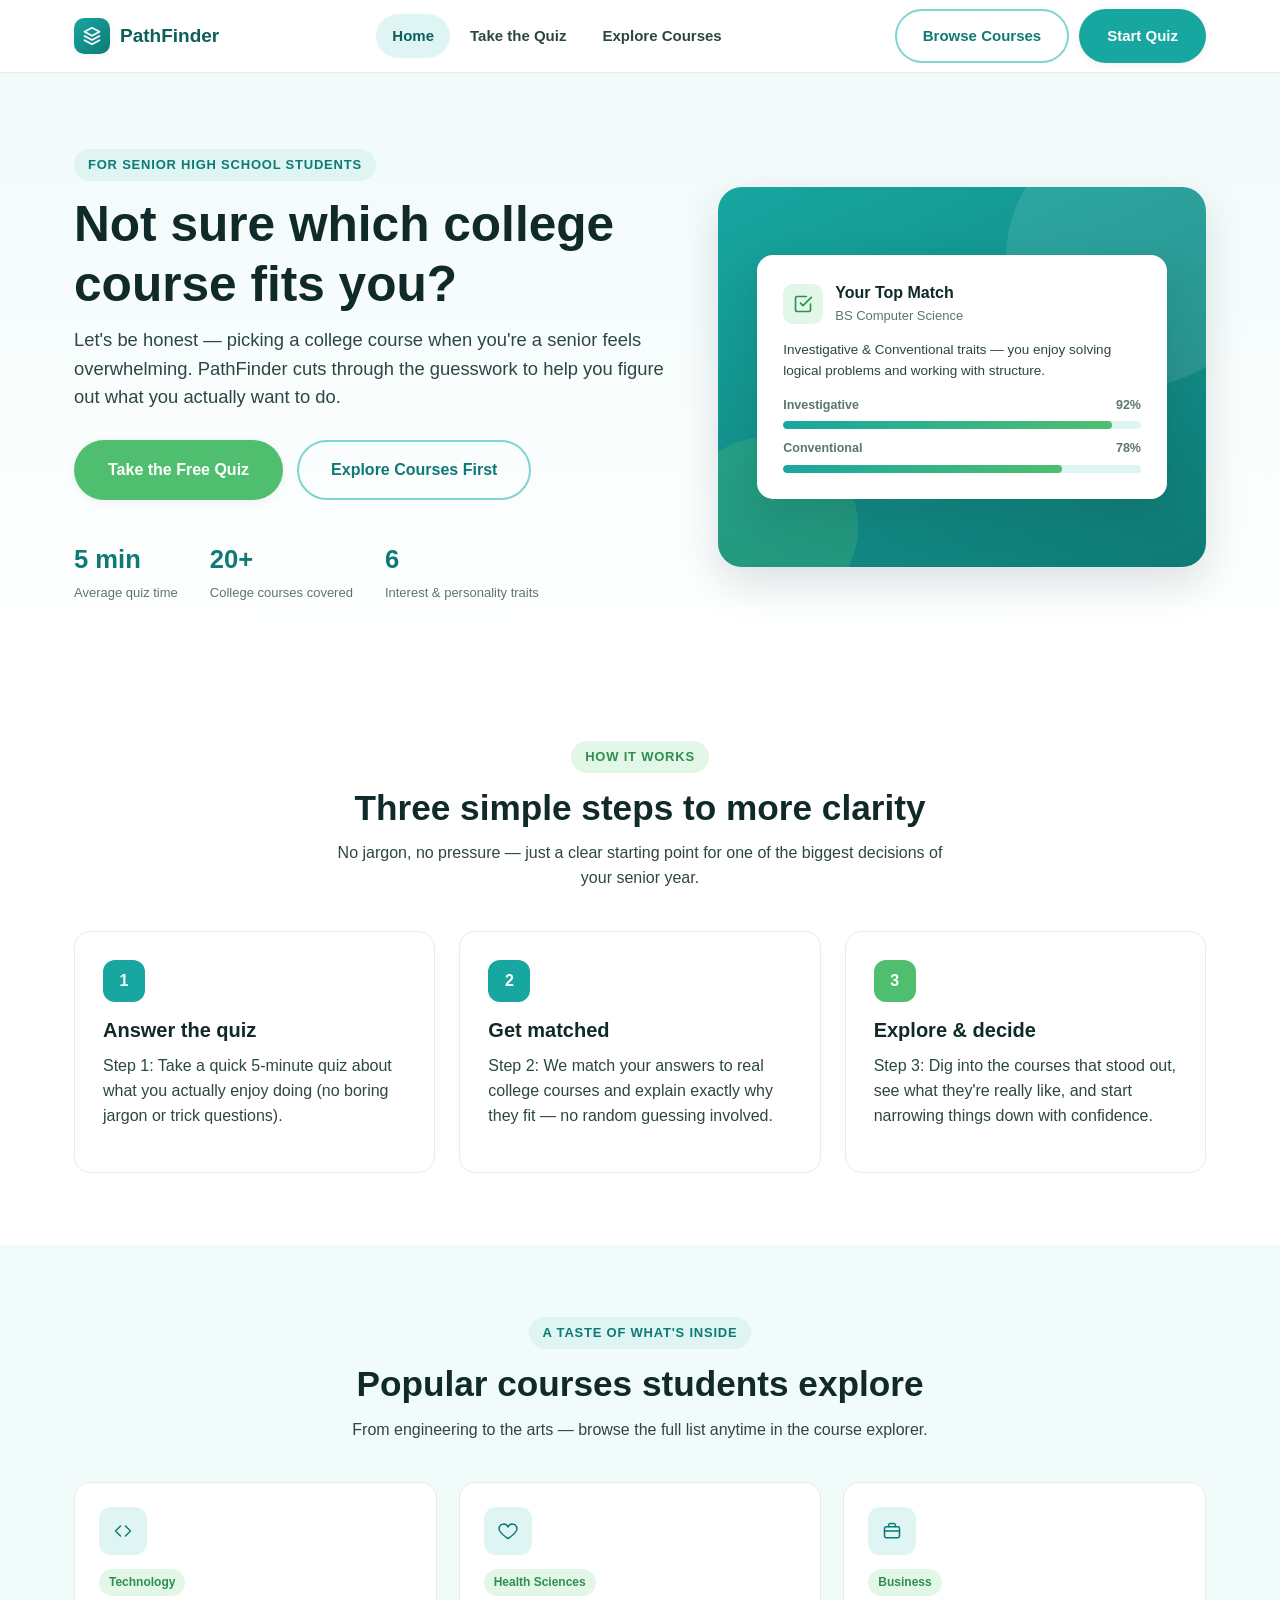
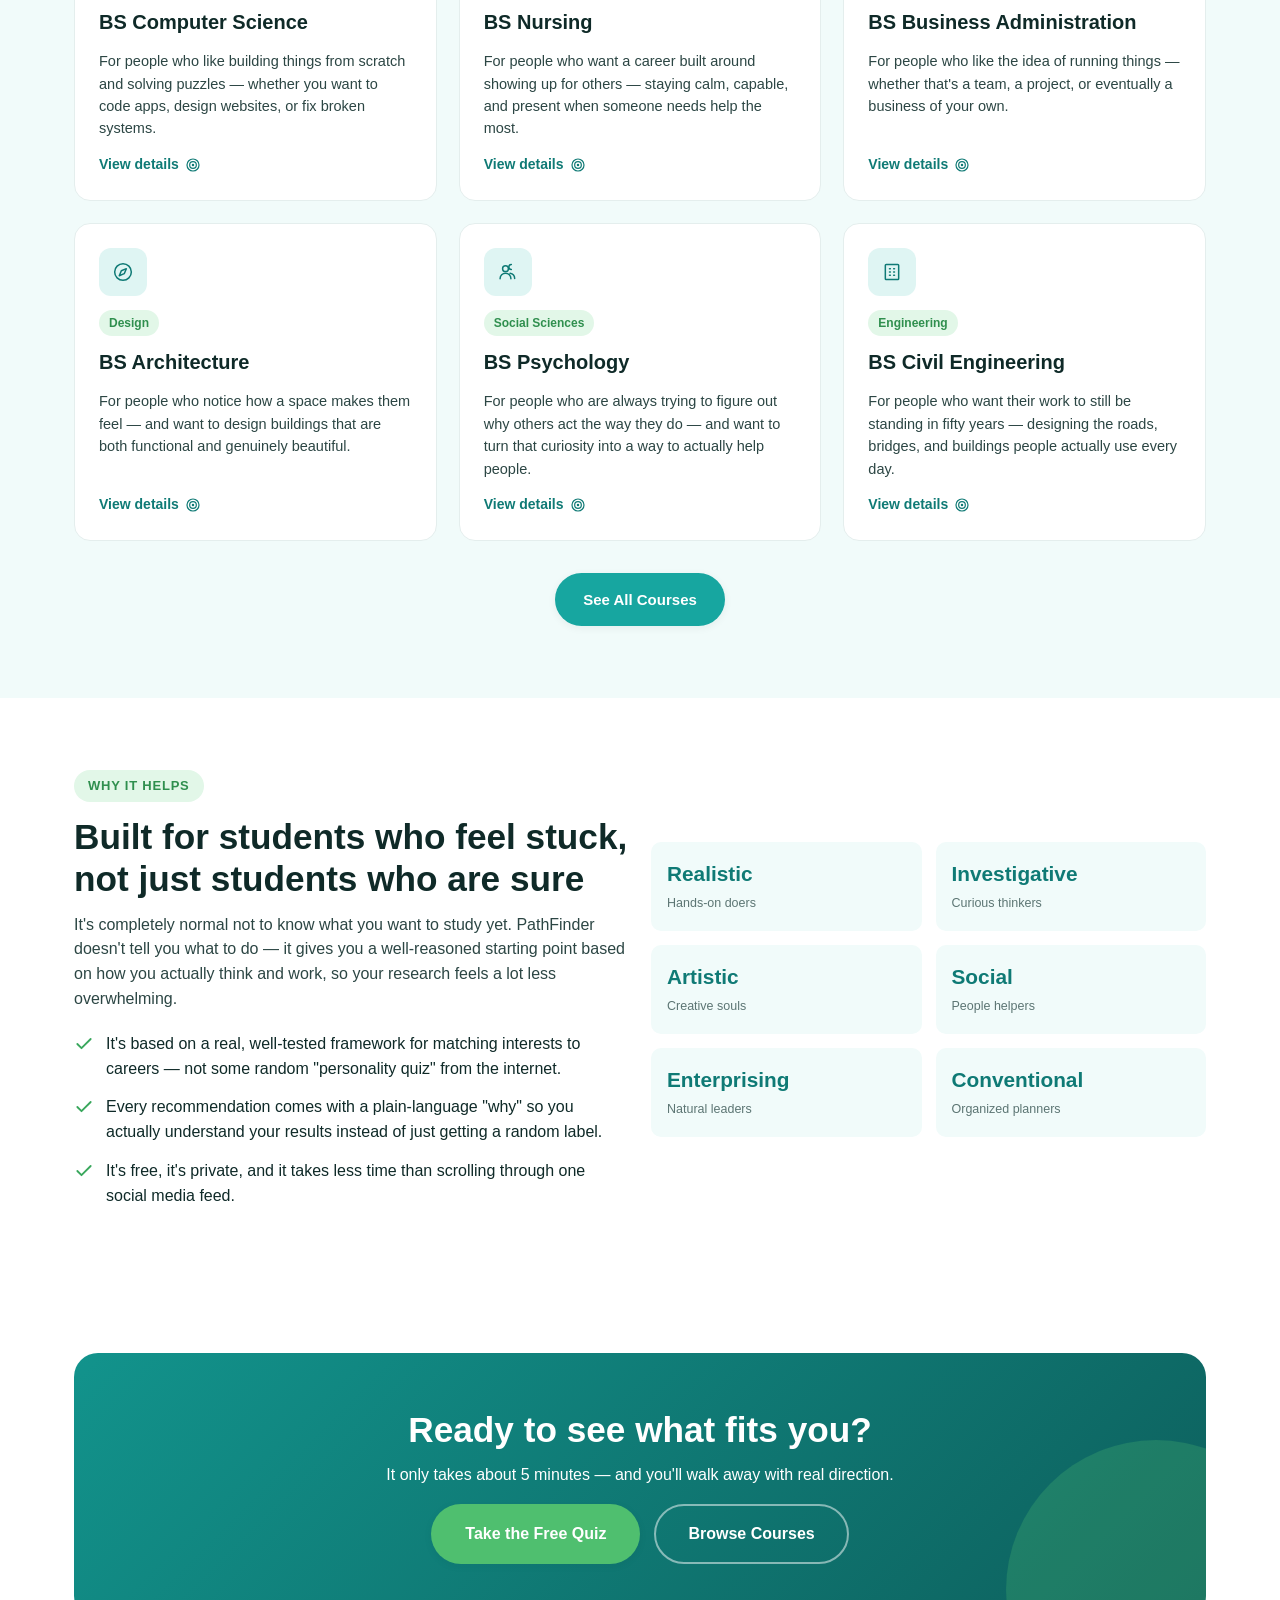
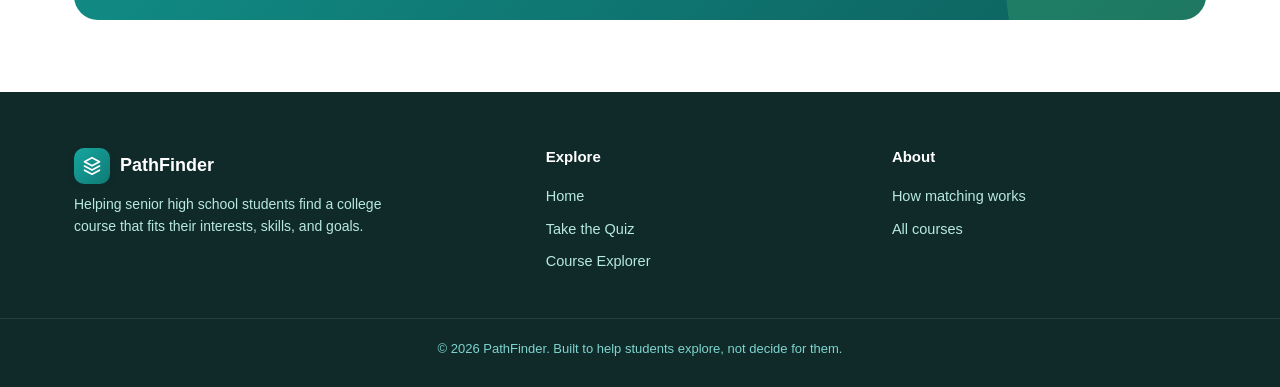
<file: index.html>
<!DOCTYPE html>
<html lang="en">
<head>
<meta charset="UTF-8">
<meta name="viewport" content="width=device-width, initial-scale=1.0">
<title>PathFinder — Find the College Course That Fits You</title>
<meta name="description" content="A free interest, skills, and personality quiz that helps senior high school students discover the college course that fits them best.">
<link rel="stylesheet" href="css/style.css">
</head>
<body>

<!-- ===== Navbar ===== -->
<header class="navbar">
  <div class="container">
    <a href="index.html" class="brand">
      <span class="brand-mark">
        <svg class="icon" viewBox="0 0 24 24" fill="none" stroke="currentColor" stroke-width="2" stroke-linecap="round" stroke-linejoin="round"><path d="M12 2l9 4.9-9 4.9-9-4.9L12 2z"/><path d="M3 12l9 4.9 9-4.9M3 17l9 4.9 9-4.9"/></svg>
      </span>
      PathFinder
    </a>
    <nav class="nav-links">
      <a href="index.html" data-page="index.html">Home</a>
      <a href="quiz.html" data-page="quiz.html">Take the Quiz</a>
      <a href="courses.html" data-page="courses.html">Explore Courses</a>
    </nav>
    <div class="nav-cta">
      <a href="courses.html" class="btn btn-outline">Browse Courses</a>
      <a href="quiz.html" class="btn btn-primary">Start Quiz</a>
      <button class="nav-toggle" aria-label="Toggle menu" aria-expanded="false">
        <svg class="icon" viewBox="0 0 24 24" fill="none" stroke="currentColor" stroke-width="2" stroke-linecap="round" stroke-linejoin="round"><path d="M3 6h18M3 12h18M3 18h18"/></svg>
      </button>
    </div>
  </div>
</header>

<!-- ===== Hero ===== -->
<section class="hero">
  <div class="container hero-grid">
    <div class="hero-copy">
      <span class="eyebrow">For Senior High School Students</span>
      <h1>Not sure which college course fits you?</h1>
      <p class="lede">Let's be honest — picking a college course when you're a senior feels overwhelming. PathFinder cuts through the guesswork to help you figure out what you actually want to do.</p>
      <div class="btn-row">
        <a href="quiz.html" class="btn btn-accent btn-lg">Take the Free Quiz</a>
        <a href="courses.html" class="btn btn-outline btn-lg">Explore Courses First</a>
      </div>
      <div class="hero-stats">
        <div class="hero-stat"><b>5 min</b><span>Average quiz time</span></div>
        <div class="hero-stat"><b>20+</b><span>College courses covered</span></div>
        <div class="hero-stat"><b>6</b><span>Interest &amp; personality traits</span></div>
      </div>
    </div>
    <div class="hero-art">
      <div class="hero-card">
        <div class="row">
          <span class="chip">
            <svg class="icon" viewBox="0 0 24 24" fill="none" stroke="currentColor" stroke-width="2" stroke-linecap="round" stroke-linejoin="round"><path d="M9 11l3 3L22 4"/><path d="M21 12v7a2 2 0 01-2 2H5a2 2 0 01-2-2V5a2 2 0 012-2h11"/></svg>
          </span>
          <div><strong>Your Top Match</strong><div class="muted" style="font-size:13px">BS Computer Science</div></div>
        </div>
        <p style="font-size:13.5px;margin-bottom:14px">Investigative &amp; Conventional traits — you enjoy solving logical problems and working with structure.</p>
        <div>
          <div style="display:flex;justify-content:space-between;font-size:12.5px;font-weight:700;color:var(--ink-500)"><span>Investigative</span><span>92%</span></div>
          <div class="bar"><span style="width:92%"></span></div>
        </div>
        <div style="margin-top:10px">
          <div style="display:flex;justify-content:space-between;font-size:12.5px;font-weight:700;color:var(--ink-500)"><span>Conventional</span><span>78%</span></div>
          <div class="bar"><span style="width:78%"></span></div>
        </div>
      </div>
    </div>
  </div>
</section>

<!-- ===== How it works ===== -->
<section class="section">
  <div class="container">
    <div class="section-header reveal">
      <span class="eyebrow green">How It Works</span>
      <h2>Three simple steps to more clarity</h2>
      <p>No jargon, no pressure — just a clear starting point for one of the biggest decisions of your senior year.</p>
    </div>
    <div class="steps">
      <div class="step-card reveal">
        <div class="step-num">1</div>
        <h3>Answer the quiz</h3>
        <p>Step 1: Take a quick 5-minute quiz about what you actually enjoy doing (no boring jargon or trick questions).</p>
      </div>
      <div class="step-card reveal">
        <div class="step-num">2</div>
        <h3>Get matched</h3>
        <p>Step 2: We match your answers to real college courses and explain exactly why they fit — no random guessing involved.</p>
      </div>
      <div class="step-card reveal">
        <div class="step-num">3</div>
        <h3>Explore &amp; decide</h3>
        <p>Step 3: Dig into the courses that stood out, see what they're really like, and start narrowing things down with confidence.</p>
      </div>
    </div>
  </div>
</section>

<!-- ===== Featured courses ===== -->
<section class="section section-turq">
  <div class="container">
    <div class="section-header reveal">
      <span class="eyebrow">A Taste of What's Inside</span>
      <h2>Popular courses students explore</h2>
      <p>From engineering to the arts — browse the full list anytime in the course explorer.</p>
    </div>
    <div class="grid-3" id="featured-courses"></div>
    <div class="text-center reveal" style="margin-top:32px">
      <a href="courses.html" class="btn btn-primary">See All Courses</a>
    </div>
  </div>
</section>

<!-- ===== Why it helps ===== -->
<section class="section">
  <div class="container grid-2" style="align-items:center">
    <div class="reveal">
      <span class="eyebrow green">Why It Helps</span>
      <h2>Built for students who feel stuck, not just students who are sure</h2>
      <p>It's completely normal not to know what you want to study yet. PathFinder doesn't tell you what to do — it gives you a well-reasoned starting point based on how you actually think and work, so your research feels a lot less overwhelming.</p>
      <ul style="display:flex;flex-direction:column;gap:14px;margin-top:20px">
        <li style="display:flex;gap:12px;align-items:flex-start">
          <span style="color:var(--green-600);flex-shrink:0;margin-top:2px">
            <svg class="icon" viewBox="0 0 24 24" fill="none" stroke="currentColor" stroke-width="2.2" stroke-linecap="round" stroke-linejoin="round"><path d="M20 6L9 17l-5-5"/></svg>
          </span>
          <span>It's based on a real, well-tested framework for matching interests to careers — not some random "personality quiz" from the internet.</span>
        </li>
        <li style="display:flex;gap:12px;align-items:flex-start">
          <span style="color:var(--green-600);flex-shrink:0;margin-top:2px">
            <svg class="icon" viewBox="0 0 24 24" fill="none" stroke="currentColor" stroke-width="2.2" stroke-linecap="round" stroke-linejoin="round"><path d="M20 6L9 17l-5-5"/></svg>
          </span>
          <span>Every recommendation comes with a plain-language "why" so you actually understand your results instead of just getting a random label.</span>
        </li>
        <li style="display:flex;gap:12px;align-items:flex-start">
          <span style="color:var(--green-600);flex-shrink:0;margin-top:2px">
            <svg class="icon" viewBox="0 0 24 24" fill="none" stroke="currentColor" stroke-width="2.2" stroke-linecap="round" stroke-linejoin="round"><path d="M20 6L9 17l-5-5"/></svg>
          </span>
          <span>It's free, it's private, and it takes less time than scrolling through one social media feed.</span>
        </li>
      </ul>
    </div>
    <div class="reveal">
      <div class="quiz-facts" style="grid-template-columns:1fr 1fr;margin:0">
        <div class="quiz-fact"><b>Realistic</b><span>Hands-on doers</span></div>
        <div class="quiz-fact"><b>Investigative</b><span>Curious thinkers</span></div>
        <div class="quiz-fact"><b>Artistic</b><span>Creative souls</span></div>
        <div class="quiz-fact"><b>Social</b><span>People helpers</span></div>
        <div class="quiz-fact"><b>Enterprising</b><span>Natural leaders</span></div>
        <div class="quiz-fact"><b>Conventional</b><span>Organized planners</span></div>
      </div>
    </div>
  </div>
</section>

<!-- ===== CTA ===== -->
<section class="section">
  <div class="container">
    <div class="cta-banner reveal">
      <h2>Ready to see what fits you?</h2>
      <p>It only takes about 5 minutes — and you'll walk away with real direction.</p>
      <div class="btn-row">
        <a href="quiz.html" class="btn btn-accent btn-lg">Take the Free Quiz</a>
        <a href="courses.html" class="btn btn-outline btn-lg" style="border-color:rgba(255,255,255,.5);color:#fff">Browse Courses</a>
      </div>
    </div>
  </div>
</section>

<!-- ===== Footer ===== -->
<footer class="footer">
  <div class="container">
    <div>
      <div class="footer-brand">
        <span class="brand-mark">
          <svg class="icon" viewBox="0 0 24 24" fill="none" stroke="currentColor" stroke-width="2" stroke-linecap="round" stroke-linejoin="round"><path d="M12 2l9 4.9-9 4.9-9-4.9L12 2z"/><path d="M3 12l9 4.9 9-4.9M3 17l9 4.9 9-4.9"/></svg>
        </span>
        PathFinder
      </div>
      <p style="color:var(--turq-200);font-size:14px;max-width:320px">Helping senior high school students find a college course that fits their interests, skills, and goals.</p>
    </div>
    <div>
      <h4>Explore</h4>
      <a href="index.html">Home</a>
      <a href="quiz.html">Take the Quiz</a>
      <a href="courses.html">Course Explorer</a>
    </div>
    <div>
      <h4>About</h4>
      <a href="quiz.html#how-matching-works">How matching works</a>
      <a href="courses.html">All courses</a>
    </div>
  </div>
  <div class="footer-bottom">© 2026 PathFinder. Built to help students explore, not decide for them.</div>
</footer>

<script src="js/data.js"></script>
<script src="js/main.js"></script>
<script>
  document.addEventListener("DOMContentLoaded", () => {
    const featuredIds = ["cs", "nursing", "biz", "arch", "psych", "civeng"];
    const wrap = document.getElementById("featured-courses");
    featuredIds.forEach((id) => {
      const c = COURSES.find((x) => x.id === id);
      if (!c) return;
      const card = document.createElement("a");
      card.href = `courses.html?course=${c.id}`;
      card.className = "course-card reveal";
      card.innerHTML = `
        <span class="icon-wrap">${icon(c.icon)}</span>
        <span class="field-tag">${c.field}</span>
        <h3>${c.name}</h3>
        <p>${c.blurb}</p>
        <span class="card-link">View details ${icon("target")}</span>
      `;
      wrap.appendChild(card);
    });
    initReveal();
  });
</script>
</body>
</html>
</file>
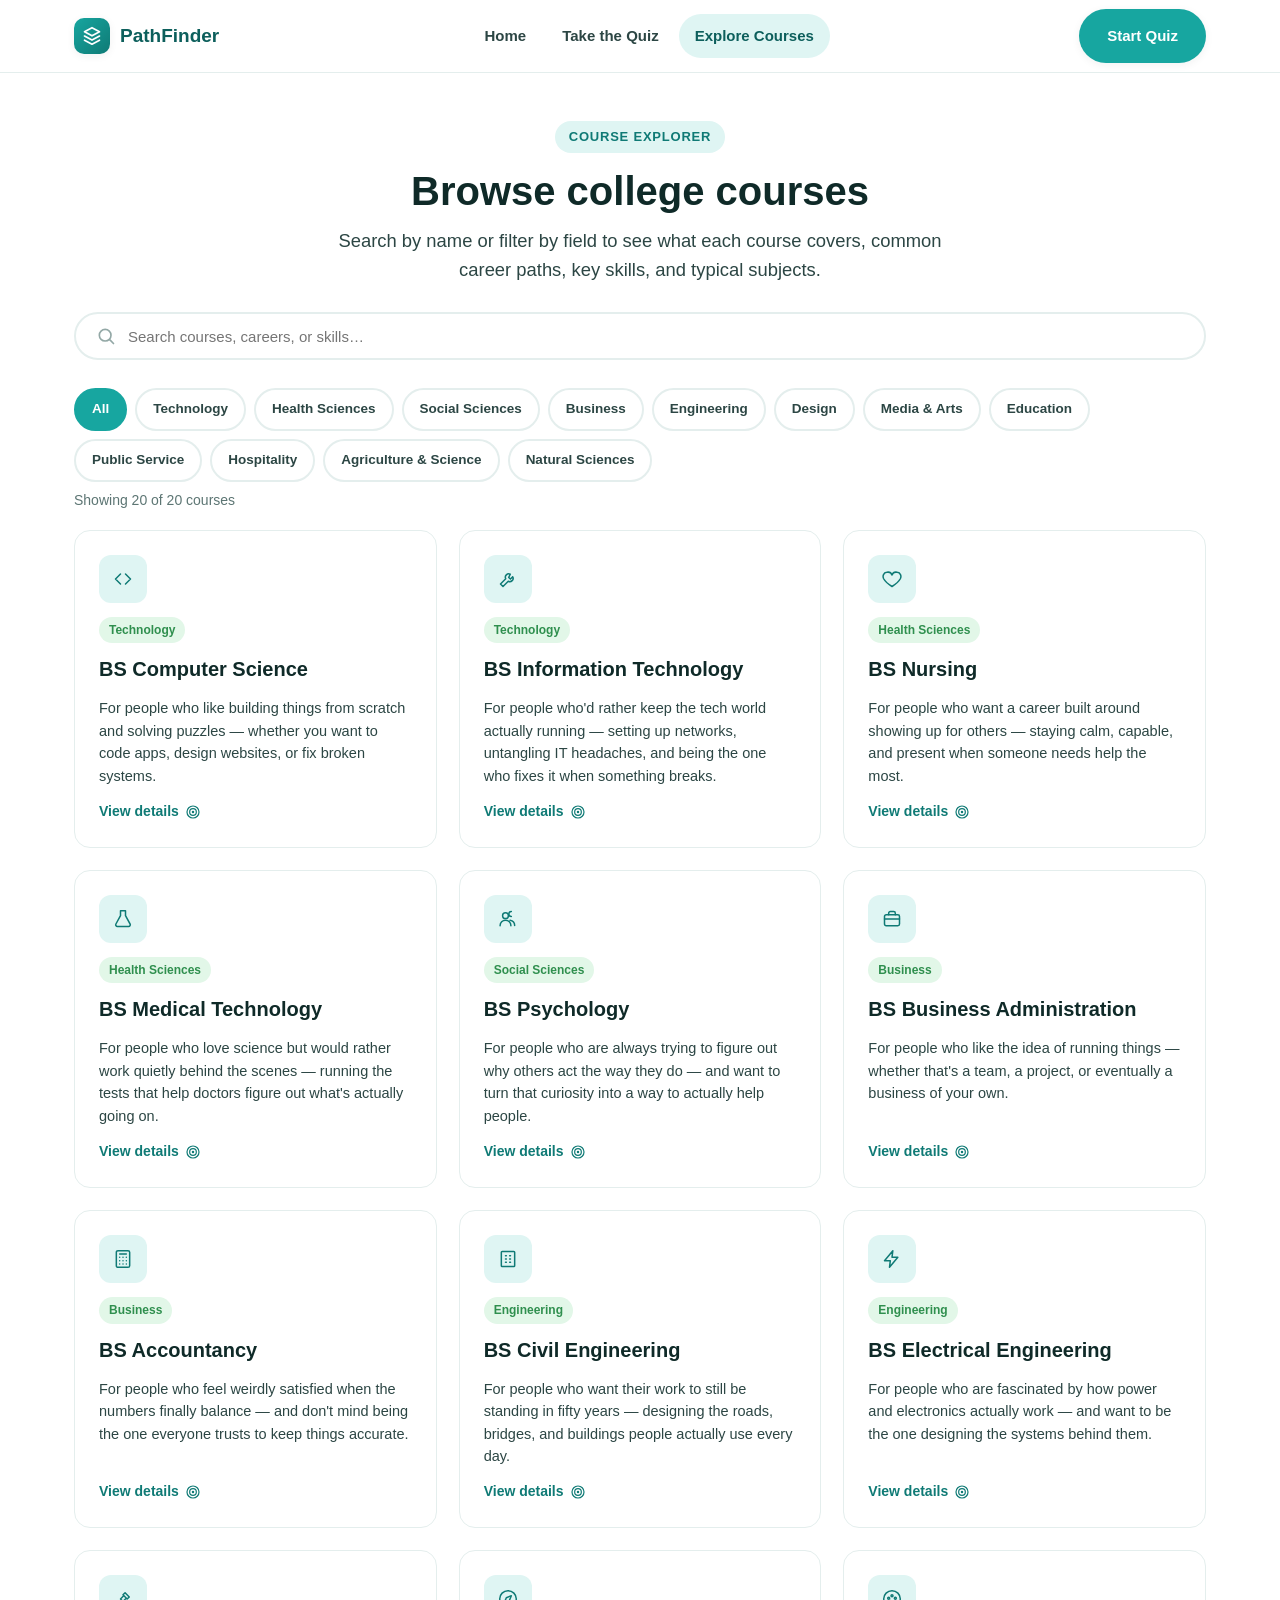
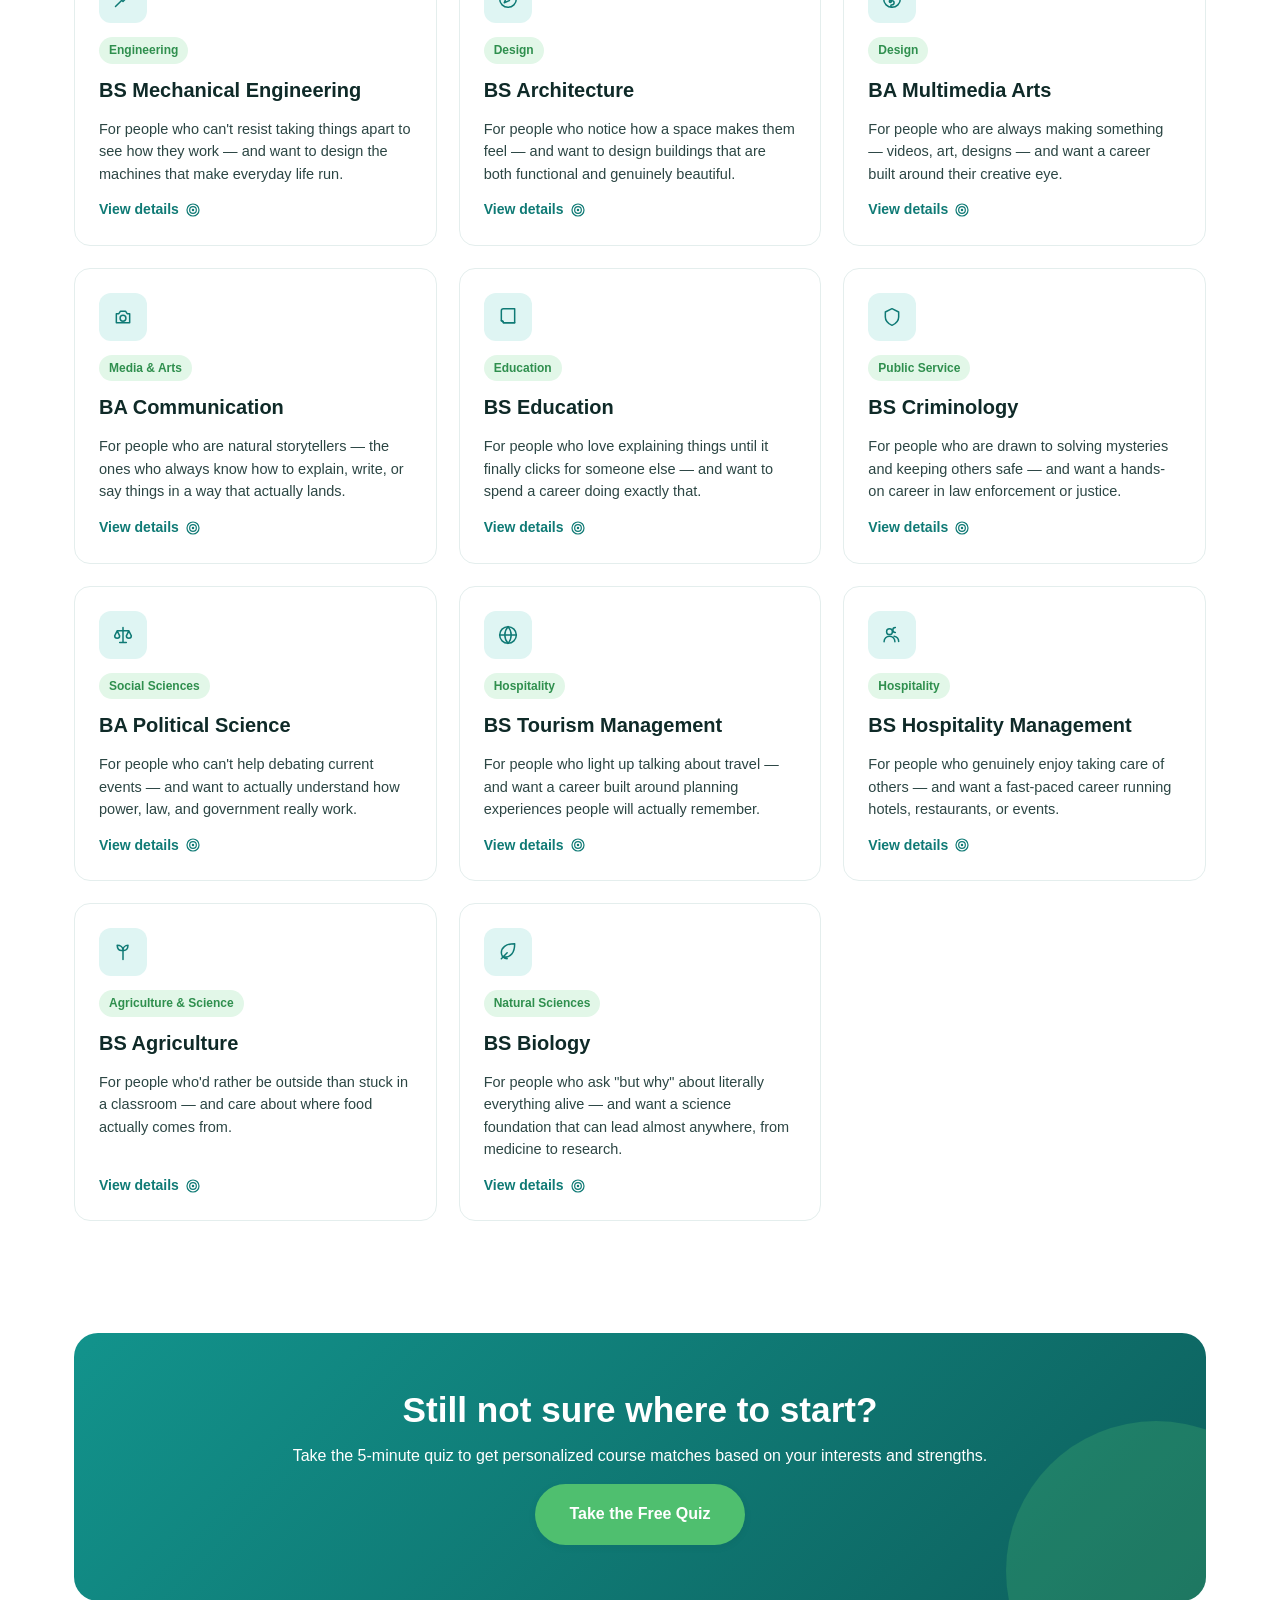
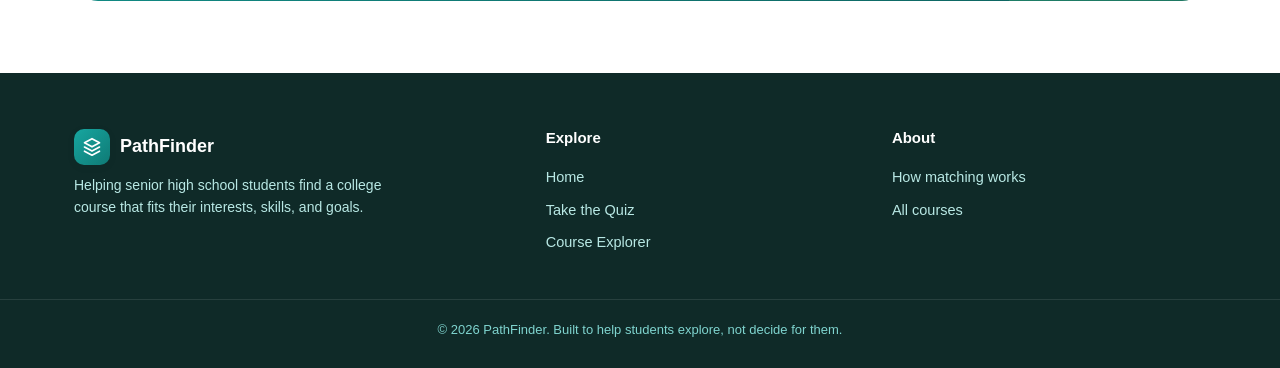
<file: courses.html>
<!DOCTYPE html>
<html lang="en">
<head>
<meta charset="UTF-8">
<meta name="viewport" content="width=device-width, initial-scale=1.0">
<title>Explore College Courses — PathFinder</title>
<meta name="description" content="Search and browse college courses — what each course covers, possible careers, key skills, and common subjects.">
<link rel="stylesheet" href="css/style.css">
</head>
<body>

<header class="navbar">
  <div class="container">
    <a href="index.html" class="brand">
      <span class="brand-mark">
        <svg class="icon" viewBox="0 0 24 24" fill="none" stroke="currentColor" stroke-width="2" stroke-linecap="round" stroke-linejoin="round"><path d="M12 2l9 4.9-9 4.9-9-4.9L12 2z"/><path d="M3 12l9 4.9 9-4.9M3 17l9 4.9 9-4.9"/></svg>
      </span>
      PathFinder
    </a>
    <nav class="nav-links">
      <a href="index.html" data-page="index.html">Home</a>
      <a href="quiz.html" data-page="quiz.html">Take the Quiz</a>
      <a href="courses.html" data-page="courses.html">Explore Courses</a>
    </nav>
    <div class="nav-cta">
      <a href="quiz.html" class="btn btn-primary">Start Quiz</a>
      <button class="nav-toggle" aria-label="Toggle menu" aria-expanded="false">
        <svg class="icon" viewBox="0 0 24 24" fill="none" stroke="currentColor" stroke-width="2" stroke-linecap="round" stroke-linejoin="round"><path d="M3 6h18M3 12h18M3 18h18"/></svg>
      </button>
    </div>
  </div>
</header>

<section class="section-tight" style="padding-top:48px">
  <div class="container">
    <div class="section-header" style="margin-bottom:28px">
      <span class="eyebrow">Course Explorer</span>
      <h1 style="font-size:clamp(1.8rem,3.6vw,2.5rem)">Browse college courses</h1>
      <p class="lede">Search by name or filter by field to see what each course covers, common career paths, key skills, and typical subjects.</p>
    </div>

    <div class="explorer-toolbar">
      <div class="search-box">
        <svg class="icon" viewBox="0 0 24 24" fill="none" stroke="currentColor" stroke-width="2" stroke-linecap="round" stroke-linejoin="round"><circle cx="11" cy="11" r="7"/><path d="M21 21l-4.3-4.3"/></svg>
        <input type="text" id="search-input" placeholder="Search courses, careers, or skills…">
      </div>
    </div>
    <div class="filter-chips" id="filter-chips" style="margin-bottom:8px"></div>
    <p class="results-count" id="results-count"></p>

    <div class="grid-3" id="course-grid"></div>
    <div class="empty-state" id="empty-state" style="display:none">
      <h3>No courses match your search</h3>
      <p>Try a different keyword or clear the filters.</p>
    </div>
  </div>
</section>

<section class="section">
  <div class="container">
    <div class="cta-banner reveal">
      <h2>Still not sure where to start?</h2>
      <p>Take the 5-minute quiz to get personalized course matches based on your interests and strengths.</p>
      <div class="btn-row">
        <a href="quiz.html" class="btn btn-accent btn-lg">Take the Free Quiz</a>
      </div>
    </div>
  </div>
</section>

<footer class="footer">
  <div class="container">
    <div>
      <div class="footer-brand">
        <span class="brand-mark">
          <svg class="icon" viewBox="0 0 24 24" fill="none" stroke="currentColor" stroke-width="2" stroke-linecap="round" stroke-linejoin="round"><path d="M12 2l9 4.9-9 4.9-9-4.9L12 2z"/><path d="M3 12l9 4.9 9-4.9M3 17l9 4.9 9-4.9"/></svg>
        </span>
        PathFinder
      </div>
      <p style="color:var(--turq-200);font-size:14px;max-width:320px">Helping senior high school students find a college course that fits their interests, skills, and goals.</p>
    </div>
    <div>
      <h4>Explore</h4>
      <a href="index.html">Home</a>
      <a href="quiz.html">Take the Quiz</a>
      <a href="courses.html">Course Explorer</a>
    </div>
    <div>
      <h4>About</h4>
      <a href="quiz.html#how-matching-works">How matching works</a>
      <a href="courses.html">All courses</a>
    </div>
  </div>
  <div class="footer-bottom">© 2026 PathFinder. Built to help students explore, not decide for them.</div>
</footer>

<!-- Course detail modal -->
<div class="modal-overlay" id="modal-overlay">
  <div class="modal-card" id="modal-card"></div>
</div>

<script src="js/data.js"></script>
<script src="js/main.js"></script>
<script src="js/courses.js"></script>
</body>
</html>
</file>
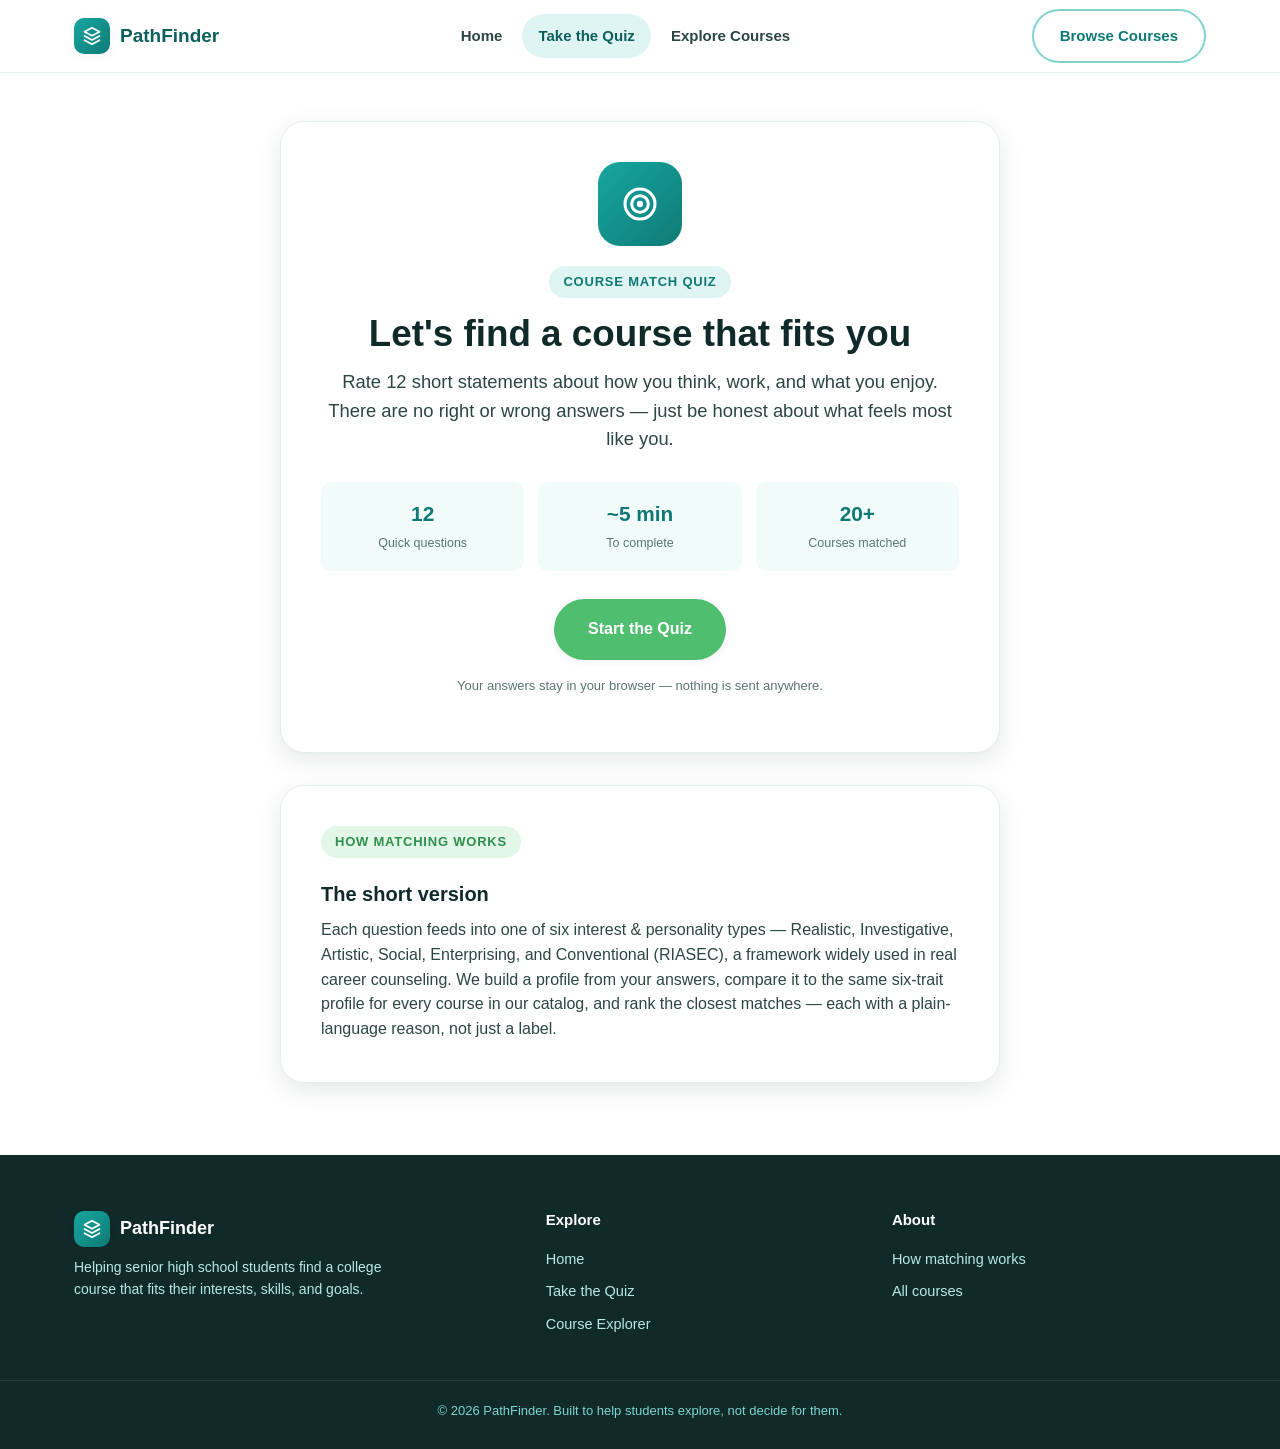
<file: quiz.html>
<!DOCTYPE html>
<html lang="en">
<head>
<meta charset="UTF-8">
<meta name="viewport" content="width=device-width, initial-scale=1.0">
<title>Course Match Quiz — PathFinder</title>
<meta name="description" content="Answer 12 quick questions about your interests, skills, and personality to get matched with college courses that fit you.">
<link rel="stylesheet" href="css/style.css">
</head>
<body>

<header class="navbar">
  <div class="container">
    <a href="index.html" class="brand">
      <span class="brand-mark">
        <svg class="icon" viewBox="0 0 24 24" fill="none" stroke="currentColor" stroke-width="2" stroke-linecap="round" stroke-linejoin="round"><path d="M12 2l9 4.9-9 4.9-9-4.9L12 2z"/><path d="M3 12l9 4.9 9-4.9M3 17l9 4.9 9-4.9"/></svg>
      </span>
      PathFinder
    </a>
    <nav class="nav-links">
      <a href="index.html" data-page="index.html">Home</a>
      <a href="quiz.html" data-page="quiz.html">Take the Quiz</a>
      <a href="courses.html" data-page="courses.html">Explore Courses</a>
    </nav>
    <div class="nav-cta">
      <a href="courses.html" class="btn btn-outline">Browse Courses</a>
      <button class="nav-toggle" aria-label="Toggle menu" aria-expanded="false">
        <svg class="icon" viewBox="0 0 24 24" fill="none" stroke="currentColor" stroke-width="2" stroke-linecap="round" stroke-linejoin="round"><path d="M3 6h18M3 12h18M3 18h18"/></svg>
      </button>
    </div>
  </div>
</header>

<section class="section" style="padding-top:48px">
  <div class="container">

    <!-- Intro -->
    <div id="quiz-intro" class="quiz-shell quiz-intro">
      <div class="icon-hero">
        <svg class="icon" viewBox="0 0 24 24" fill="none" stroke="currentColor" stroke-width="1.8" stroke-linecap="round" stroke-linejoin="round"><circle cx="12" cy="12" r="9"/><circle cx="12" cy="12" r="5"/><circle cx="12" cy="12" r="1"/></svg>
      </div>
      <span class="eyebrow">Course Match Quiz</span>
      <h1 style="font-size:clamp(1.6rem,3.4vw,2.3rem)">Let's find a course that fits you</h1>
      <p class="lede">Rate 12 short statements about how you think, work, and what you enjoy. There are no right or wrong answers — just be honest about what feels most like you.</p>
      <div class="quiz-facts">
        <div class="quiz-fact"><b>12</b><span>Quick questions</span></div>
        <div class="quiz-fact"><b>~5 min</b><span>To complete</span></div>
        <div class="quiz-fact"><b>20+</b><span>Courses matched</span></div>
      </div>
      <button class="btn btn-accent btn-lg" id="start-quiz-btn">Start the Quiz</button>
      <p class="muted" style="margin-top:16px;font-size:13px">Your answers stay in your browser — nothing is sent anywhere.</p>
    </div>

    <!-- Questions -->
    <div id="quiz-questions" class="quiz-shell" style="display:none">
      <div class="quiz-progress-track"><div class="quiz-progress-fill" id="progress-fill"></div></div>
      <div class="quiz-meta">
        <span id="question-count">Question 1 of 12</span>
        <span id="question-trait-label"></span>
      </div>
      <div class="quiz-question" id="question-text"></div>
      <div class="likert" id="likert-options"></div>
      <div class="quiz-nav">
        <button class="btn btn-ghost" id="back-btn">← Back</button>
        <div class="quiz-dots" id="quiz-dots"></div>
        <div style="width:70px"></div>
      </div>
    </div>

    <!-- Results -->
    <div id="quiz-results" style="display:none">
      <div class="quiz-shell results-header">
        <span class="eyebrow green">Your Results</span>
        <h2>Here's what fits you best</h2>
        <p class="muted">Based on your answers, here's your interest &amp; personality profile, followed by your top course matches.</p>
        <div class="trait-bars" id="trait-bars"></div>
      </div>

      <div style="max-width:720px;margin:32px auto 0">
        <h3 class="text-center" style="margin-bottom:20px">Your Top Course Matches</h3>
        <div id="match-list"></div>
      </div>

      <div class="text-center" style="margin-top:32px">
        <button class="btn btn-outline" id="retake-btn">Retake Quiz</button>
        <a href="courses.html" class="btn btn-primary">Explore All Courses</a>
      </div>
    </div>

    <!-- How matching works -->
    <div id="how-matching-works" class="quiz-shell" style="max-width:720px;margin:32px auto 0;text-align:left;scroll-margin-top:24px">
      <span class="eyebrow green">How Matching Works</span>
      <h3 style="margin-top:10px">The short version</h3>
      <p style="margin-bottom:0">Each question feeds into one of six interest &amp; personality types — Realistic, Investigative, Artistic, Social, Enterprising, and Conventional (RIASEC), a framework widely used in real career counseling. We build a profile from your answers, compare it to the same six-trait profile for every course in our catalog, and rank the closest matches — each with a plain-language reason, not just a label.</p>
    </div>

  </div>
</section>

<footer class="footer">
  <div class="container">
    <div>
      <div class="footer-brand">
        <span class="brand-mark">
          <svg class="icon" viewBox="0 0 24 24" fill="none" stroke="currentColor" stroke-width="2" stroke-linecap="round" stroke-linejoin="round"><path d="M12 2l9 4.9-9 4.9-9-4.9L12 2z"/><path d="M3 12l9 4.9 9-4.9M3 17l9 4.9 9-4.9"/></svg>
        </span>
        PathFinder
      </div>
      <p style="color:var(--turq-200);font-size:14px;max-width:320px">Helping senior high school students find a college course that fits their interests, skills, and goals.</p>
    </div>
    <div>
      <h4>Explore</h4>
      <a href="index.html">Home</a>
      <a href="quiz.html">Take the Quiz</a>
      <a href="courses.html">Course Explorer</a>
    </div>
    <div>
      <h4>About</h4>
      <a href="quiz.html#how-matching-works">How matching works</a>
      <a href="courses.html">All courses</a>
    </div>
  </div>
  <div class="footer-bottom">© 2026 PathFinder. Built to help students explore, not decide for them.</div>
</footer>

<script src="js/data.js"></script>
<script src="js/main.js"></script>
<script src="js/quiz.js"></script>
</body>
</html>
</file>
<file: css/style.css>
/* ============================================================
   PathFinder — design system
   60% Turquoise · 30% White · 10% Green accent
   ============================================================ */

:root {
  color-scheme: light dark;

  /* --- 60%: Turquoise family (dominant surfaces/brand) --- */
  --turq-900: #0b4a4a;
  --turq-800: #0d5f5c;
  --turq-700: #0f7a75;
  --turq-600: #12938c;
  --turq-500: #17a6a0;   /* primary brand turquoise */
  --turq-400: #3dbdb6;
  --turq-300: #7fd4cf;
  --turq-200: #b8e8e4;
  --turq-100: #dff5f3;
  --turq-50:  #f1fbfa;

  /* --- 30%: White / neutral family --- */
  --white: #ffffff;      /* stays literal white: text sitting on fixed-color buttons/badges */
  --surface: #ffffff;    /* card & page background — inverts in dark mode */
  --ink-900: #0f2a28;
  --ink-700: #2c4644;
  --ink-500: #5c7573;
  --ink-300: #93a8a6;
  --ink-100: #e4eeed;

  /* --- 10%: Green accent family (CTAs, highlights) --- */
  --green-700: #2f8f4e;
  --green-600: #39a75c;
  --green-500: #4fbf6f;   /* primary accent green */
  --green-400: #74d090;
  --green-100: #e2f7e8;

  --radius-sm: 10px;
  --radius-md: 16px;
  --radius-lg: 24px;
  --shadow-sm: 0 2px 8px rgba(15, 42, 40, 0.06);
  --shadow-md: 0 8px 24px rgba(15, 42, 40, 0.10);
  --shadow-lg: 0 16px 40px rgba(15, 42, 40, 0.14);
  --ease: cubic-bezier(.4, 0, .2, 1);
}

/* ============================================================
   Dark mode — follows the visitor's OS/browser setting.
   Buttons, badges, and brand gradients keep their fixed teal/
   green hex values (hardcoded below) so the brand reads the same
   in both themes; only text, borders, and surfaces invert.
   ============================================================ */
@media (prefers-color-scheme: dark) {
  :root {
    --turq-900: #3aa89e;
    --turq-800: #4dd0c4;
    --turq-700: #6fe6da;   /* brand text on dark surfaces */
    --turq-600: #1aa89f;
    --turq-500: #22c7bd;   /* primary brand turquoise, brightened for dark bg */
    --turq-400: #3ddbcf;
    --turq-300: #2c655d;
    --turq-200: #1f4d47;
    --turq-100: #163a35;
    --turq-50:  #112b28;

    --surface: #0e201e;
    --ink-900: #eef8f6;
    --ink-700: #b9d3cf;
    --ink-500: #7fa19c;
    --ink-300: #4d6b67;
    --ink-100: #1c3835;

    --green-700: #7be3a0;
    --green-600: #3fb868;
    --green-500: #4fd47a;
    --green-400: #5fe08a;
    --green-100: #123424;

    --shadow-sm: 0 2px 8px rgba(0, 0, 0, 0.35);
    --shadow-md: 0 8px 24px rgba(0, 0, 0, 0.45);
    --shadow-lg: 0 16px 40px rgba(0, 0, 0, 0.55);
  }
}

* { box-sizing: border-box; }
html { scroll-behavior: smooth; }

body {
  margin: 0;
  font-family: "Segoe UI", -apple-system, BlinkMacSystemFont, "Inter", Roboto, Helvetica, Arial, sans-serif;
  color: var(--ink-900);
  background: var(--surface);
  line-height: 1.55;
  -webkit-font-smoothing: antialiased;
}

img, svg { display: block; max-width: 100%; }
a { color: inherit; text-decoration: none; }
ul { margin: 0; padding: 0; list-style: none; }
button { font: inherit; cursor: pointer; }

.icon { width: 20px; height: 20px; flex-shrink: 0; }

/* Respect reduced motion */
@media (prefers-reduced-motion: reduce) {
  * { animation-duration: 0.001ms !important; animation-iteration-count: 1 !important; transition-duration: 0.001ms !important; scroll-behavior: auto !important; }
}

/* ---------------- Layout helpers ---------------- */
.container {
  width: 100%;
  max-width: 1180px;
  margin: 0 auto;
  padding: 0 24px;
}
.section { padding: 72px 0; }
.section-tight { padding: 40px 0; }
.section-header { max-width: 640px; margin: 0 auto 40px; text-align: center; }
.eyebrow {
  display: inline-flex; align-items: center; gap: 8px;
  font-size: 13px; font-weight: 700; letter-spacing: .06em; text-transform: uppercase;
  color: var(--turq-700); background: var(--turq-100);
  padding: 6px 14px; border-radius: 999px; margin-bottom: 14px;
}
.eyebrow.green { color: var(--green-700); background: var(--green-100); }
h1, h2, h3, h4 { margin: 0 0 12px; font-weight: 800; color: var(--ink-900); line-height: 1.2; }
h1 { font-size: clamp(2rem, 4.2vw, 3.1rem); }
h2 { font-size: clamp(1.6rem, 3vw, 2.2rem); }
h3 { font-size: 1.25rem; }
p { margin: 0 0 16px; color: var(--ink-700); }
.lede { font-size: 1.15rem; color: var(--ink-700); }
.text-center { text-align: center; }
.muted { color: var(--ink-500); }

/* ---------------- Buttons ---------------- */
.btn {
  display: inline-flex; align-items: center; justify-content: center; gap: 8px;
  padding: 13px 26px; border-radius: 999px; border: 2px solid transparent;
  font-weight: 700; font-size: 15px; white-space: nowrap;
  transition: transform .18s var(--ease), box-shadow .18s var(--ease), background .18s var(--ease), color .18s var(--ease), border-color .18s var(--ease);
}
.btn:active { transform: translateY(1px) scale(.98); }
.btn-primary { background: var(--turq-500); color: var(--white); box-shadow: var(--shadow-sm); }
.btn-primary:hover { background: var(--turq-600); box-shadow: var(--shadow-md); transform: translateY(-2px); }
.btn-accent { background: var(--green-500); color: var(--white); box-shadow: var(--shadow-sm); }
.btn-accent:hover { background: var(--green-600); box-shadow: var(--shadow-md); transform: translateY(-2px); }
.btn-outline { background: transparent; border-color: var(--turq-300); color: var(--turq-700); }
.btn-outline:hover { background: var(--turq-50); border-color: var(--turq-500); transform: translateY(-2px); }
.btn-ghost { background: transparent; color: var(--turq-700); padding: 13px 18px; }
.btn-ghost:hover { background: var(--turq-50); }
.btn-lg { padding: 16px 32px; font-size: 16px; }
.btn:disabled { opacity: .45; cursor: not-allowed; transform: none !important; }

/* ---------------- Navbar ---------------- */
.navbar {
  position: sticky; top: 0; z-index: 100;
  background: rgba(255, 255, 255, 0.88);
  backdrop-filter: blur(10px);
  border-bottom: 1px solid var(--ink-100);
}
.navbar .container { display: flex; align-items: center; justify-content: space-between; height: 72px; }
.brand { display: flex; align-items: center; gap: 10px; font-weight: 800; font-size: 19px; color: var(--turq-800); }
.brand-mark {
  width: 36px; height: 36px; border-radius: 10px;
  background: linear-gradient(135deg, #17a6a0, #0f7a75); /* fixed brand gradient, same in both themes */
  display: flex; align-items: center; justify-content: center; color: var(--white);
  box-shadow: var(--shadow-sm);
}
.brand-mark .icon { width: 20px; height: 20px; }
.nav-links { display: flex; align-items: center; gap: 4px; }
.nav-links a {
  padding: 10px 16px; border-radius: 999px; font-weight: 600; font-size: 15px;
  color: var(--ink-700); transition: background .18s var(--ease), color .18s var(--ease);
}
.nav-links a:hover { background: var(--turq-50); color: var(--turq-700); }
.nav-links a.active { background: var(--turq-100); color: var(--turq-800); }
.nav-cta { display: flex; align-items: center; gap: 10px; }
.nav-toggle {
  display: none; background: none; border: none; padding: 8px; border-radius: 8px;
  color: var(--turq-800);
}
.nav-toggle:hover { background: var(--turq-50); }

/* ---------------- Hero ---------------- */
.hero {
  position: relative; overflow: hidden;
  background: linear-gradient(180deg, var(--turq-50) 0%, var(--surface) 100%);
  padding: 76px 0 64px;
}
.hero-grid { display: grid; grid-template-columns: 1.1fr .9fr; gap: 48px; align-items: center; }
.hero-copy .btn-row { display: flex; gap: 14px; flex-wrap: wrap; margin-top: 28px; }
.hero-stats { display: flex; gap: 32px; margin-top: 40px; flex-wrap: wrap; }
.hero-stat b { display: block; font-size: 1.6rem; color: var(--turq-700); font-weight: 800; }
.hero-stat span { font-size: 13px; color: var(--ink-500); }

.hero-art {
  position: relative; border-radius: var(--radius-lg);
  background: linear-gradient(155deg, #17a6a0, #0f7a75); /* fixed brand gradient, same in both themes */
  min-height: 380px; box-shadow: var(--shadow-lg);
  display: flex; align-items: center; justify-content: center;
  overflow: hidden;
}
.hero-art::before, .hero-art::after {
  content: ""; position: absolute; border-radius: 50%;
}
.hero-art::before { width: 260px; height: 260px; background: rgba(255,255,255,.10); top: -60px; right: -60px; }
.hero-art::after { width: 180px; height: 180px; background: rgba(79,191,111,.28); bottom: -50px; left: -40px; }
.hero-card {
  position: relative; z-index: 2; background: var(--surface); border-radius: var(--radius-md);
  padding: 26px; width: 84%; box-shadow: var(--shadow-lg);
  animation: float 5s ease-in-out infinite;
}
.hero-card .row { display: flex; align-items: center; gap: 12px; margin-bottom: 14px; }
.hero-card .chip {
  width: 40px; height: 40px; border-radius: 10px; display: flex; align-items: center; justify-content: center;
  background: var(--green-100); color: var(--green-700);
}
.hero-card .bar { height: 8px; border-radius: 999px; background: var(--turq-100); overflow: hidden; margin-top: 6px; }
.hero-card .bar > span { display: block; height: 100%; background: linear-gradient(90deg, var(--turq-500), var(--green-500)); border-radius: 999px; }

@keyframes float { 0%, 100% { transform: translateY(0); } 50% { transform: translateY(-10px); } }

/* ---------------- How it works ---------------- */
.steps { display: grid; grid-template-columns: repeat(3, 1fr); gap: 24px; }
.step-card {
  background: var(--surface); border: 1px solid var(--ink-100); border-radius: var(--radius-md);
  padding: 28px; position: relative; transition: transform .2s var(--ease), box-shadow .2s var(--ease), border-color .2s var(--ease);
}
.step-card:hover { transform: translateY(-6px); box-shadow: var(--shadow-md); border-color: var(--turq-200); }
.step-num {
  width: 42px; height: 42px; border-radius: 12px; display: flex; align-items: center; justify-content: center;
  background: var(--turq-500); color: var(--white); font-weight: 800; margin-bottom: 16px;
}
.step-card:nth-child(3) .step-num { background: var(--green-500); }

/* ---------------- Cards / grid ---------------- */
.grid-3 { display: grid; grid-template-columns: repeat(3, 1fr); gap: 22px; }
.grid-2 { display: grid; grid-template-columns: repeat(2, 1fr); gap: 22px; }

.course-card {
  background: var(--surface); border: 1px solid var(--ink-100); border-radius: var(--radius-md);
  padding: 24px; display: flex; flex-direction: column; gap: 14px; height: 100%;
  transition: transform .2s var(--ease), box-shadow .2s var(--ease), border-color .2s var(--ease);
  cursor: pointer;
}
.course-card:hover { transform: translateY(-6px); box-shadow: var(--shadow-md); border-color: var(--turq-300); }
.course-card .icon-wrap {
  width: 48px; height: 48px; border-radius: 12px; background: var(--turq-100); color: var(--turq-700);
  display: flex; align-items: center; justify-content: center; transition: background .2s var(--ease), color .2s var(--ease);
}
.course-card:hover .icon-wrap { background: var(--turq-500); color: var(--white); }
.field-tag {
  display: inline-flex; align-self: flex-start; font-size: 12px; font-weight: 700;
  padding: 4px 10px; border-radius: 999px; background: var(--green-100); color: var(--green-700);
}
.course-card h3 { margin-bottom: 2px; }
.course-card p { font-size: 14.5px; margin-bottom: 0; flex-grow: 1; }
.card-link { display: inline-flex; align-items: center; gap: 6px; font-weight: 700; color: var(--turq-700); font-size: 14px; }
.card-link .icon { width: 16px; height: 16px; transition: transform .18s var(--ease); }
.course-card:hover .card-link .icon { transform: translateX(3px); }

/* ---------------- Section variants ---------------- */
.section-turq { background: var(--turq-50); }
.section-dark {
  background: linear-gradient(155deg, #0d5f5c, #0b4a4a); /* fixed brand gradient, same in both themes */
  color: var(--white);
}
.section-dark h2, .section-dark p { color: var(--white); }
.section-dark .muted { color: var(--turq-200); }

.cta-banner {
  border-radius: var(--radius-lg); padding: 56px; text-align: center;
  background: linear-gradient(135deg, #12938c, #0d5f5c); /* fixed brand gradient, same in both themes */
  color: var(--white); position: relative; overflow: hidden;
}
.cta-banner::after {
  content: ""; position: absolute; width: 300px; height: 300px; border-radius: 50%;
  background: rgba(79,191,111,.25); right: -100px; bottom: -120px;
}
.cta-banner h2, .cta-banner p { color: var(--white); position: relative; z-index: 1; }
.cta-banner .btn-row { position: relative; z-index: 1; display: flex; gap: 14px; justify-content: center; flex-wrap: wrap; }

/* ---------------- Footer ----------------
   Always dark-branded regardless of site theme, so every color here
   is a fixed hex value rather than a theme-adaptive variable. */
.footer { background: #0f2a28; color: #dff5f3; padding: 56px 0 28px; }
.footer .container { display: grid; grid-template-columns: 1.4fr 1fr 1fr; gap: 32px; }
.footer h4 { color: var(--white); font-size: 15px; margin-bottom: 14px; }
.footer a { color: #b8e8e4; font-size: 14.5px; display: block; padding: 5px 0; transition: color .15s; }
.footer a:hover { color: #74d090; }
.footer-brand { display: flex; align-items: center; gap: 10px; color: var(--white); font-weight: 800; font-size: 18px; margin-bottom: 10px; }
.footer-bottom { margin-top: 40px; padding-top: 20px; border-top: 1px solid rgba(255,255,255,.1); text-align: center; font-size: 13px; color: #7fd4cf; }

/* ---------------- Reveal-on-scroll ---------------- */
.reveal { opacity: 0; transform: translateY(18px); transition: opacity .6s var(--ease), transform .6s var(--ease); }
.reveal.in { opacity: 1; transform: translateY(0); }

/* ================================================================
   QUIZ PAGE
   ================================================================ */
.quiz-shell {
  max-width: 720px; margin: 0 auto; background: var(--surface);
  border: 1px solid var(--ink-100); border-radius: var(--radius-lg);
  box-shadow: var(--shadow-md); padding: 40px;
}
.quiz-progress-track { height: 10px; border-radius: 999px; background: var(--turq-100); overflow: hidden; margin-bottom: 8px; }
.quiz-progress-fill { height: 100%; background: linear-gradient(90deg, var(--turq-500), var(--green-500)); border-radius: 999px; transition: width .4s var(--ease); width: 0%; }
.quiz-meta { display: flex; justify-content: space-between; font-size: 13px; color: var(--ink-500); font-weight: 600; margin-bottom: 28px; }

.quiz-question { font-size: 1.35rem; font-weight: 800; color: var(--ink-900); margin-bottom: 28px; min-height: 76px; }
.likert { display: flex; flex-direction: column; gap: 10px; }
.likert-option {
  display: flex; align-items: center; gap: 14px; padding: 14px 18px;
  border: 2px solid var(--ink-100); border-radius: var(--radius-sm); background: var(--surface);
  transition: border-color .16s var(--ease), background .16s var(--ease), transform .12s var(--ease);
  text-align: left; width: 100%;
}
.likert-option:hover { border-color: var(--turq-300); background: var(--turq-50); transform: translateX(3px); }
.likert-option.selected { border-color: var(--turq-500); background: var(--turq-100); }
.likert-dot { width: 22px; height: 22px; border-radius: 50%; border: 2px solid var(--ink-300); flex-shrink: 0; position: relative; transition: border-color .16s; }
.likert-option.selected .likert-dot { border-color: var(--turq-600); }
.likert-option.selected .likert-dot::after {
  content: ""; position: absolute; inset: 3px; border-radius: 50%; background: var(--turq-500);
}
.likert-option span.label { font-weight: 600; color: var(--ink-700); font-size: 15px; }

.quiz-nav { display: flex; justify-content: space-between; align-items: center; margin-top: 32px; }
.quiz-dots { display: flex; gap: 6px; }
.quiz-dot { width: 7px; height: 7px; border-radius: 50%; background: var(--ink-100); transition: background .2s, transform .2s; }
.quiz-dot.done { background: var(--turq-400); }
.quiz-dot.current { background: var(--green-500); transform: scale(1.4); }

.quiz-intro { text-align: center; }
.quiz-intro .icon-hero {
  width: 84px; height: 84px; border-radius: 22px; margin: 0 auto 20px;
  background: linear-gradient(135deg, #17a6a0, #0f7a75); color: var(--white); /* fixed brand gradient, same in both themes */
  display: flex; align-items: center; justify-content: center;
}
.quiz-intro .icon-hero .icon { width: 40px; height: 40px; }
.quiz-facts { display: grid; grid-template-columns: repeat(3, 1fr); gap: 14px; margin: 28px 0; }
.quiz-fact { background: var(--turq-50); border-radius: var(--radius-sm); padding: 16px; }
.quiz-fact b { display: block; font-size: 1.3rem; color: var(--turq-700); }
.quiz-fact span { font-size: 12.5px; color: var(--ink-500); }

/* ---- Results ---- */
.results-header { text-align: center; margin-bottom: 32px; }
.trait-bars { display: flex; flex-direction: column; gap: 12px; margin: 24px 0 8px; }
.trait-bar-row { display: grid; grid-template-columns: 140px 1fr 42px; align-items: center; gap: 12px; font-size: 13.5px; }
.trait-bar-row .tname { font-weight: 700; color: var(--ink-700); }
.trait-bar-track { height: 10px; border-radius: 999px; background: var(--ink-100); overflow: hidden; }
.trait-bar-fill { height: 100%; border-radius: 999px; background: linear-gradient(90deg, var(--turq-500), var(--green-500)); width: 0%; transition: width .8s var(--ease); }
.trait-bar-row .tval { text-align: right; color: var(--ink-500); font-weight: 700; }

.match-card {
  display: flex; gap: 18px; padding: 22px; border: 1px solid var(--ink-100); border-radius: var(--radius-md);
  margin-bottom: 16px; background: var(--surface); transition: box-shadow .2s var(--ease), transform .2s var(--ease), border-color .2s;
}
.match-card:hover { box-shadow: var(--shadow-md); transform: translateY(-3px); border-color: var(--turq-200); }
.match-rank {
  width: 44px; height: 44px; border-radius: 12px; flex-shrink: 0; font-weight: 800;
  display: flex; align-items: center; justify-content: center; background: var(--green-100); color: var(--green-700); font-size: 15px;
}
.match-card:first-child .match-rank { background: var(--green-500); color: var(--white); }
.match-body { flex-grow: 1; }
.match-top-row { display: flex; align-items: center; justify-content: space-between; gap: 12px; flex-wrap: wrap; margin-bottom: 6px; }
.match-score { font-size: 12.5px; font-weight: 700; color: var(--turq-700); background: var(--turq-100); padding: 3px 10px; border-radius: 999px; }
.match-why { font-size: 14px; color: var(--ink-700); background: var(--turq-50); border-left: 3px solid var(--turq-400); padding: 10px 14px; border-radius: 8px; margin-top: 8px; }

/* ================================================================
   COURSES / EXPLORER PAGE
   ================================================================ */
.explorer-toolbar {
  display: flex; gap: 14px; margin-bottom: 28px; flex-wrap: wrap; align-items: center;
}
.search-box {
  flex: 1 1 280px; display: flex; align-items: center; gap: 10px;
  background: var(--surface); border: 2px solid var(--ink-100); border-radius: 999px; padding: 12px 20px;
  transition: border-color .18s var(--ease);
}
.search-box:focus-within { border-color: var(--turq-400); }
.search-box .icon { color: var(--ink-300); }
.search-box input { border: none; outline: none; font-size: 15px; width: 100%; background: transparent; color: var(--ink-900); }

.filter-chips { display: flex; gap: 8px; flex-wrap: wrap; }
.chip-btn {
  padding: 9px 16px; border-radius: 999px; border: 2px solid var(--ink-100); background: var(--surface);
  font-weight: 600; font-size: 13.5px; color: var(--ink-700);
  transition: all .16s var(--ease);
}
.chip-btn:hover { border-color: var(--turq-300); color: var(--turq-700); }
.chip-btn.active { background: var(--turq-500); border-color: var(--turq-500); color: var(--white); }

.results-count { font-size: 14px; color: var(--ink-500); margin-bottom: 18px; }
.empty-state { text-align: center; padding: 60px 20px; color: var(--ink-500); }

/* ---- Course detail modal ---- */
.modal-overlay {
  position: fixed; inset: 0; background: rgba(15, 42, 40, 0.55); backdrop-filter: blur(2px);
  display: flex; align-items: flex-start; justify-content: center; padding: 5vh 20px;
  z-index: 200; opacity: 0; pointer-events: none; transition: opacity .22s var(--ease);
  overflow-y: auto;
}
.modal-overlay.open { opacity: 1; pointer-events: auto; }
.modal-card {
  background: var(--surface); border-radius: var(--radius-lg); max-width: 640px; width: 100%;
  box-shadow: var(--shadow-lg); padding: 36px; position: relative;
  transform: translateY(16px) scale(.98); transition: transform .24s var(--ease);
  margin-bottom: 5vh;
}
.modal-overlay.open .modal-card { transform: translateY(0) scale(1); }
.modal-close {
  position: absolute; top: 20px; right: 20px; width: 36px; height: 36px; border-radius: 50%;
  background: var(--ink-100); border: none; display: flex; align-items: center; justify-content: center;
  color: var(--ink-700); transition: background .16s, color .16s;
}
.modal-close:hover { background: var(--turq-500); color: var(--white); }
.modal-header { display: flex; gap: 16px; align-items: center; margin-bottom: 18px; padding-right: 40px; }
.modal-header .icon-wrap { width: 56px; height: 56px; border-radius: 14px; background: var(--turq-500); color: var(--white); display: flex; align-items: center; justify-content: center; flex-shrink: 0; }
.modal-header .icon-wrap .icon { width: 28px; height: 28px; }
.modal-section { margin-top: 22px; }
.modal-section h4 { font-size: 13px; text-transform: uppercase; letter-spacing: .05em; color: var(--turq-700); margin-bottom: 10px; }
.tag-list { display: flex; flex-wrap: wrap; gap: 8px; }
.tag-pill { background: var(--turq-50); color: var(--turq-800); border: 1px solid var(--turq-200); padding: 6px 13px; border-radius: 999px; font-size: 13.5px; font-weight: 600; }
.tag-pill.green { background: var(--green-100); color: var(--green-700); border-color: var(--green-400); }

/* ---------------- Responsive ---------------- */
@media (max-width: 980px) {
  .hero-grid { grid-template-columns: 1fr; }
  .hero-art { min-height: 300px; order: -1; }
  .grid-3, .steps { grid-template-columns: repeat(2, 1fr); }
  .footer .container { grid-template-columns: 1fr 1fr; }
}

@media (max-width: 720px) {
  .nav-links { display: none; position: absolute; top: 72px; left: 0; right: 0; background: var(--surface);
    flex-direction: column; padding: 12px; border-bottom: 1px solid var(--ink-100); box-shadow: var(--shadow-md); gap: 2px; }
  .nav-links.open { display: flex; }
  .nav-links a { width: 100%; }
  .nav-toggle { display: flex; }
  .nav-cta .btn-outline { display: none; }
  .grid-3, .grid-2, .steps { grid-template-columns: 1fr; }
  .footer .container { grid-template-columns: 1fr; }
  .quiz-shell { padding: 26px 20px; }
  .quiz-question { font-size: 1.1rem; min-height: unset; }
  .trait-bar-row { grid-template-columns: 96px 1fr 36px; font-size: 12.5px; }
  .match-card { flex-direction: column; }
  .cta-banner { padding: 36px 22px; }
}

/* Placed last so it wins the cascade over the unconditional .navbar
   rule above (equal specificity — later source position wins). */
@media (prefers-color-scheme: dark) {
  .navbar { background: rgba(14, 32, 30, 0.85); }
}
</file>
